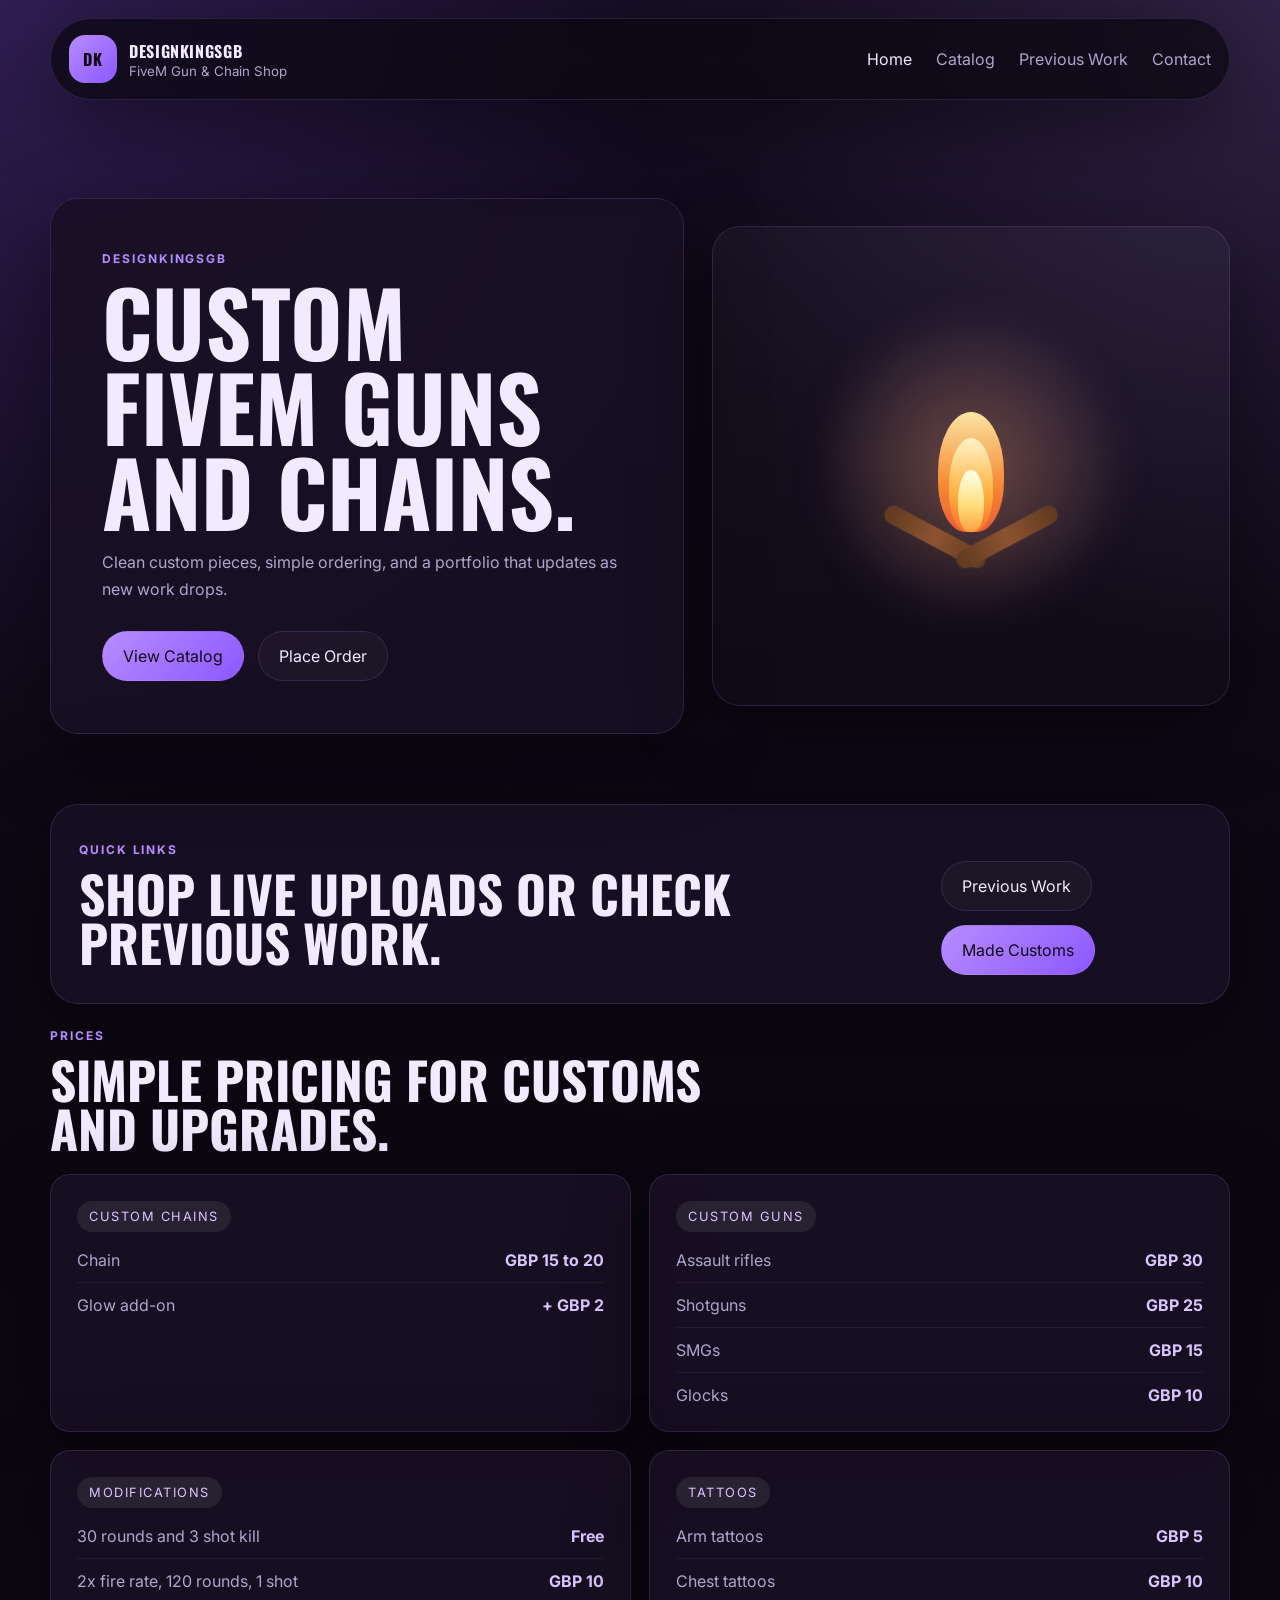
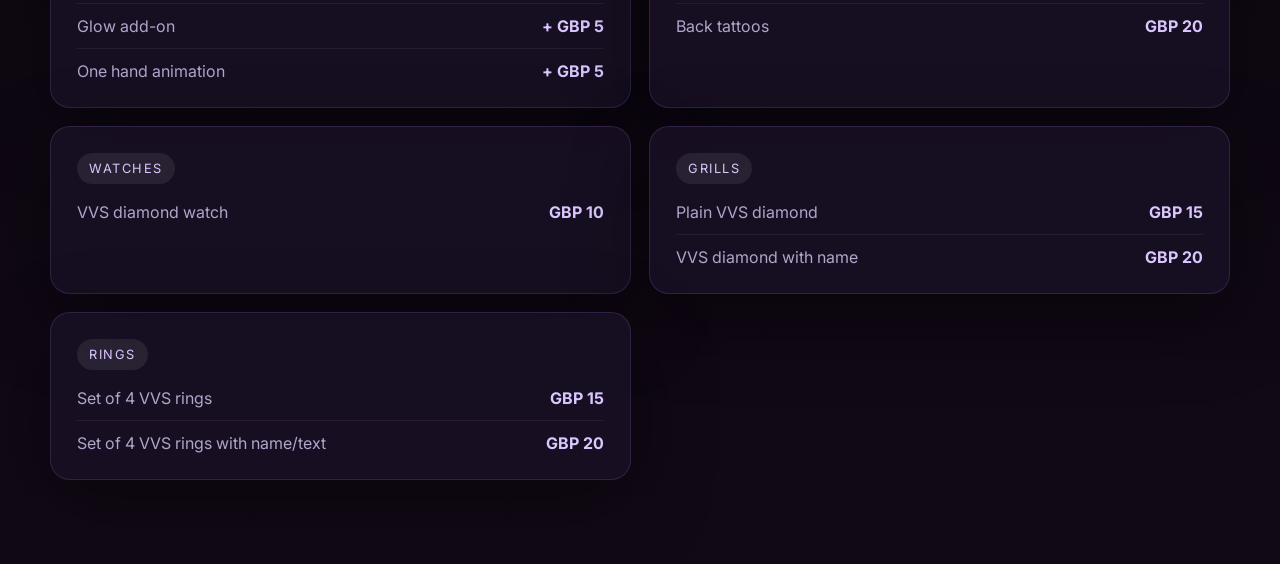
<file: index.html>
<!DOCTYPE html>
<html lang="en">
<head>
  <meta charset="UTF-8">
  <meta name="viewport" content="width=device-width, initial-scale=1.0">
  <title>designkingsgb | FiveM Guns & Chains</title>
  <meta
    name="description"
    content="designkingsgb creates custom FiveM guns, chains, and clean premium visuals for your server."
  >
  <link rel="preconnect" href="https://fonts.googleapis.com">
  <link rel="preconnect" href="https://fonts.gstatic.com" crossorigin>
  <link href="https://fonts.googleapis.com/css2?family=Oswald:wght@400;500;600;700&family=Inter:wght@300;400;500;600;700&display=swap" rel="stylesheet">
  <link rel="stylesheet" href="assets/styles.css?v=4">
</head>
<body data-page="home">
  <div class="site-shell">
    <header class="topbar">
      <a class="brand" href="index.html">
        <span class="brand-mark">DK</span>
        <span>
          <strong>designkingsgb</strong>
          <small>FiveM Gun & Chain Shop</small>
        </span>
      </a>
      <button class="nav-toggle" type="button" aria-expanded="false" aria-label="Toggle menu">Menu</button>
      <nav class="nav">
        <a href="index.html">Home</a>
        <a href="catalog.html">Catalog</a>
        <a href="previous-work.html">Previous Work</a>
        <a href="contact.html">Contact</a>
      </nav>
    </header>

    <main>
      <section class="hero hero-minimal">
        <div class="hero-copy">
          <p class="eyebrow">designkingsgb</p>
          <h1>Custom FiveM guns and chains.</h1>
          <p class="lede">
            Clean custom pieces, simple ordering, and a portfolio that updates as new work drops.
          </p>
          <div class="hero-actions">
            <a class="button button-primary" href="catalog.html">View Catalog</a>
            <a class="button button-secondary" href="contact.html">Place Order</a>
          </div>
        </div>
        <div class="campfire-scene" aria-hidden="true">
          <div class="campfire-glow"></div>
          <div class="campfire">
            <span class="log log-left"></span>
            <span class="log log-right"></span>
            <span class="ember ember-1"></span>
            <span class="ember ember-2"></span>
            <span class="ember ember-3"></span>
            <span class="flame flame-back"></span>
            <span class="flame flame-mid"></span>
            <span class="flame flame-front"></span>
          </div>
        </div>
      </section>

      <section class="cta-band cta-band-compact">
        <div>
          <p class="eyebrow">Quick links</p>
          <h2>Shop live uploads or check previous work.</h2>
        </div>
        <div class="hero-actions">
          <a class="button button-secondary" href="previous-work.html">Previous Work</a>
          <a class="button button-primary" href="catalog.html">Made Customs</a>
        </div>
      </section>

      <section class="section pricing-section">
        <div class="section-heading">
          <p class="eyebrow">Prices</p>
          <h2>Simple pricing for customs and upgrades.</h2>
        </div>
        <div class="grid pricing-grid">
          <article class="price-card">
            <span class="product-type">Custom Chains</span>
            <ul class="price-list">
              <li><span>Chain</span><strong>GBP 15 to 20</strong></li>
              <li><span>Glow add-on</span><strong>+ GBP 2</strong></li>
            </ul>
          </article>

          <article class="price-card">
            <span class="product-type">Custom Guns</span>
            <ul class="price-list">
              <li><span>Assault rifles</span><strong>GBP 30</strong></li>
              <li><span>Shotguns</span><strong>GBP 25</strong></li>
              <li><span>SMGs</span><strong>GBP 15</strong></li>
              <li><span>Glocks</span><strong>GBP 10</strong></li>
            </ul>
          </article>

          <article class="price-card">
            <span class="product-type">Modifications</span>
            <ul class="price-list">
              <li><span>30 rounds and 3 shot kill</span><strong>Free</strong></li>
              <li><span>2x fire rate, 120 rounds, 1 shot</span><strong>GBP 10</strong></li>
              <li><span>Glow add-on</span><strong>+ GBP 5</strong></li>
              <li><span>One hand animation</span><strong>+ GBP 5</strong></li>
            </ul>
          </article>

          <article class="price-card">
            <span class="product-type">Tattoos</span>
            <ul class="price-list">
              <li><span>Arm tattoos</span><strong>GBP 5</strong></li>
              <li><span>Chest tattoos</span><strong>GBP 10</strong></li>
              <li><span>Back tattoos</span><strong>GBP 20</strong></li>
            </ul>
          </article>

          <article class="price-card">
            <span class="product-type">Watches</span>
            <ul class="price-list">
              <li><span>VVS diamond watch</span><strong>GBP 10</strong></li>
            </ul>
          </article>

          <article class="price-card">
            <span class="product-type">Grills</span>
            <ul class="price-list">
              <li><span>Plain VVS diamond</span><strong>GBP 15</strong></li>
              <li><span>VVS diamond with name</span><strong>GBP 20</strong></li>
            </ul>
          </article>

          <article class="price-card">
            <span class="product-type">Rings</span>
            <ul class="price-list">
              <li><span>Set of 4 VVS rings</span><strong>GBP 15</strong></li>
              <li><span>Set of 4 VVS rings with name/text</span><strong>GBP 20</strong></li>
            </ul>
          </article>
        </div>
      </section>
    </main>
  </div>

  <script src="assets/script.js"></script>
</body>
</html>
</file>
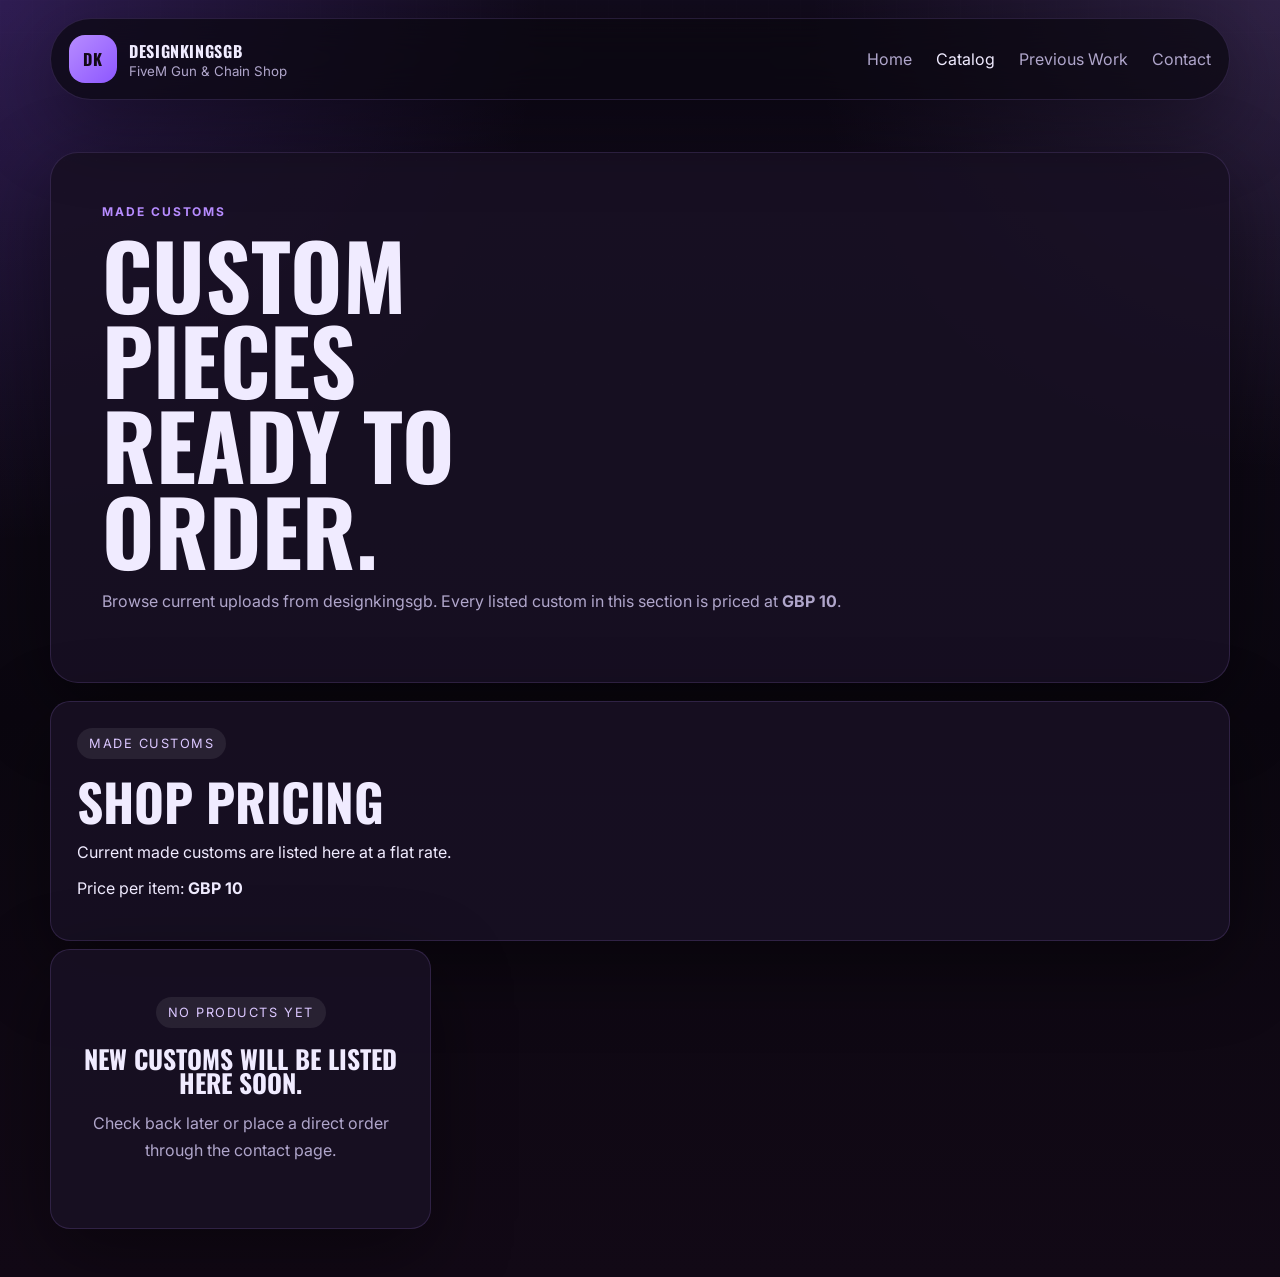
<file: catalog.html>
<!DOCTYPE html>
<html lang="en">
<head>
  <meta charset="UTF-8">
  <meta name="viewport" content="width=device-width, initial-scale=1.0">
  <title>Catalog | designkingsgb</title>
  <meta name="description" content="Browse custom FiveM gun packs, chains, and exclusive drops from designkingsgb.">
  <link rel="preconnect" href="https://fonts.googleapis.com">
  <link rel="preconnect" href="https://fonts.gstatic.com" crossorigin>
  <link href="https://fonts.googleapis.com/css2?family=Oswald:wght@400;500;600;700&family=Inter:wght@300;400;500;600;700&display=swap" rel="stylesheet">
  <link rel="stylesheet" href="assets/styles.css?v=4">
</head>
<body data-page="catalog">
  <div class="site-shell">
    <header class="topbar">
      <a class="brand" href="index.html">
        <span class="brand-mark">DK</span>
        <span>
          <strong>designkingsgb</strong>
          <small>FiveM Gun & Chain Shop</small>
        </span>
      </a>
      <button class="nav-toggle" type="button" aria-expanded="false" aria-label="Toggle menu">Menu</button>
      <nav class="nav">
        <a href="index.html">Home</a>
        <a href="catalog.html">Catalog</a>
        <a href="previous-work.html">Previous Work</a>
        <a href="contact.html">Contact</a>
      </nav>
    </header>

    <main class="page-main">
      <section class="page-hero">
        <p class="eyebrow">Made Customs</p>
        <h1>Custom pieces ready to order.</h1>
        <p>
          Browse current uploads from designkingsgb. Every listed custom in this section is priced at
          <strong>GBP 10</strong>.
        </p>
      </section>

      <section class="sync-note">
        <div class="sync-note-card">
          <span class="product-type">Made Customs</span>
          <h2>Shop Pricing</h2>
          <p>Current made customs are listed here at a flat rate.</p>
          <p>Price per item: <strong>GBP 10</strong></p>
        </div>
      </section>

      <section class="grid catalog-grid" id="made-customs-grid"></section>
    </main>
  </div>

  <script src="assets/products.js"></script>
  <script src="assets/script.js"></script>
</body>
</html>
</file>
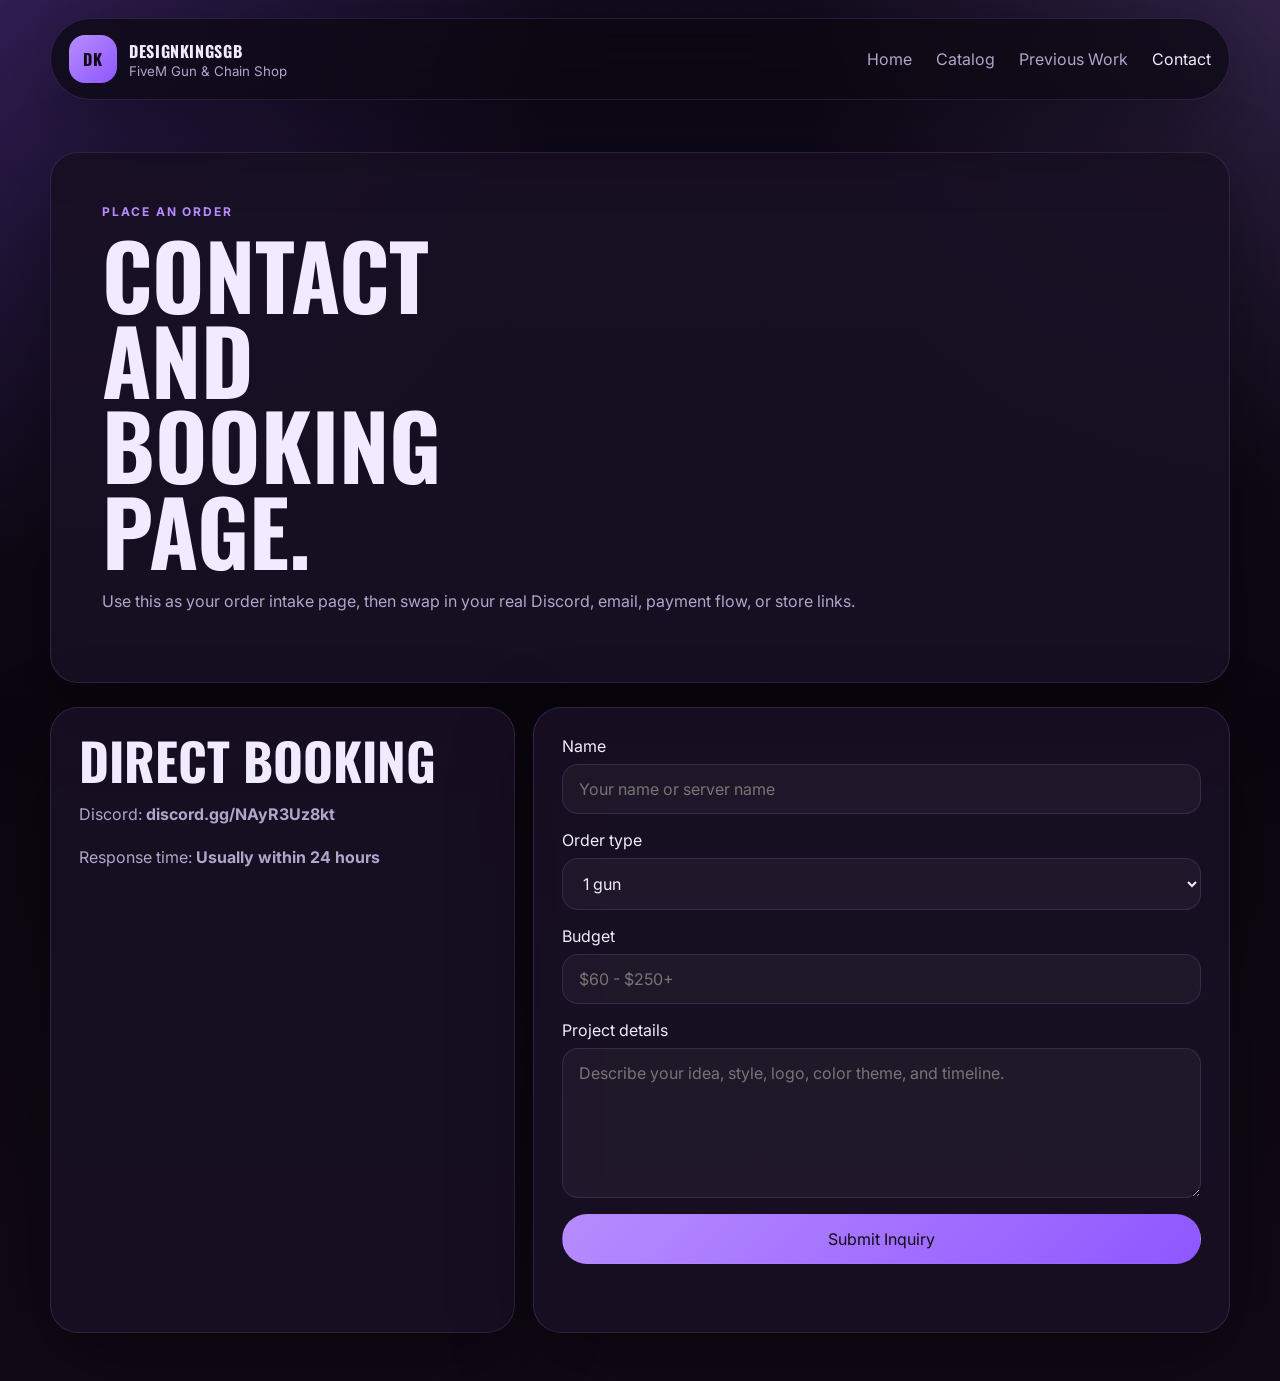
<file: contact.html>
<!DOCTYPE html>
<html lang="en">
<head>
  <meta charset="UTF-8">
  <meta name="viewport" content="width=device-width, initial-scale=1.0">
  <title>Contact | designkingsgb</title>
  <meta name="description" content="Contact designkingsgb for FiveM gun packs, chain packs, and private commissions.">
  <link rel="preconnect" href="https://fonts.googleapis.com">
  <link rel="preconnect" href="https://fonts.gstatic.com" crossorigin>
  <link href="https://fonts.googleapis.com/css2?family=Oswald:wght@400;500;600;700&family=Inter:wght@300;400;500;600;700&display=swap" rel="stylesheet">
  <link rel="stylesheet" href="assets/styles.css?v=3">
</head>
<body data-page="contact">
  <div class="site-shell">
    <header class="topbar">
      <a class="brand" href="index.html">
        <span class="brand-mark">DK</span>
        <span>
          <strong>designkingsgb</strong>
          <small>FiveM Gun & Chain Shop</small>
        </span>
      </a>
      <button class="nav-toggle" type="button" aria-expanded="false" aria-label="Toggle menu">Menu</button>
      <nav class="nav">
        <a href="index.html">Home</a>
        <a href="catalog.html">Catalog</a>
        <a href="previous-work.html">Previous Work</a>
        <a href="contact.html">Contact</a>
      </nav>
    </header>

    <main class="page-main contact-layout">
      <section class="page-hero">
        <p class="eyebrow">Place an order</p>
        <h1>Contact and booking page.</h1>
        <p>Use this as your order intake page, then swap in your real Discord, email, payment flow, or store links.</p>
      </section>

      <section class="contact-panel">
        <div class="contact-card">
          <h2>Direct booking</h2>
          <p>Discord: <strong><a href="https://discord.gg/NAyR3Uz8kt" target="_blank" rel="noreferrer">discord.gg/NAyR3Uz8kt</a></strong></p>
          <p>Response time: <strong>Usually within 24 hours</strong></p>
        </div>
        <form class="order-form" id="order-form">
          <label>
            Name
            <input type="text" name="name" placeholder="Your name or server name" required>
          </label>
          <label>
            Order type
            <select name="orderType" required>
              <option>1 gun</option>
              <option>1 chain</option>
              <option>Chain pack</option>
              <option>Gun pack</option>
            </select>
          </label>
          <label>
            Budget
            <input type="text" name="budget" placeholder="$60 - $250+" required>
          </label>
          <label>
            Project details
            <textarea name="details" rows="6" placeholder="Describe your idea, style, logo, color theme, and timeline." required></textarea>
          </label>
          <button class="button button-primary" type="submit">Submit Inquiry</button>
          <p class="form-status" id="form-status" aria-live="polite"></p>
        </form>
      </section>
    </main>
  </div>

  <script src="assets/script.js"></script>
</body>
</html>
</file>
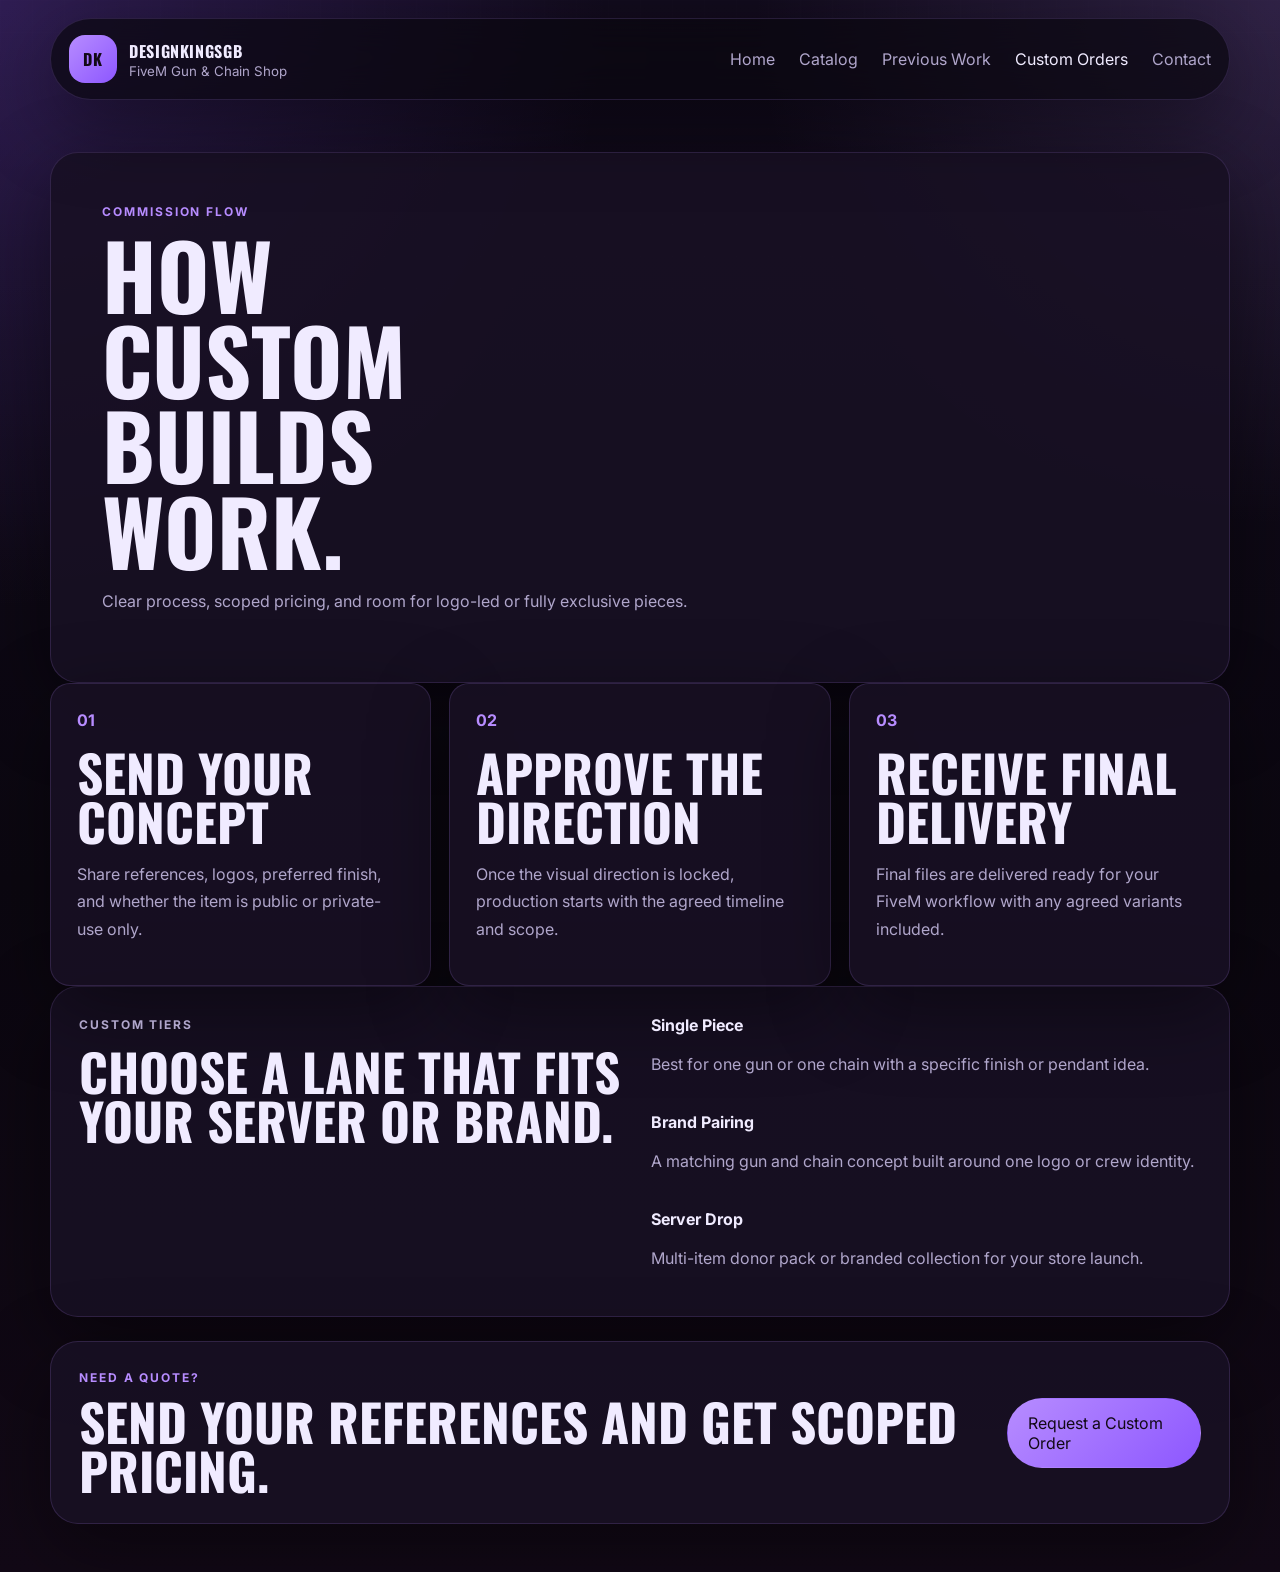
<file: customs.html>
<!DOCTYPE html>
<html lang="en">
<head>
  <meta charset="UTF-8">
  <meta name="viewport" content="width=device-width, initial-scale=1.0">
  <title>Custom Orders | designkingsgb</title>
  <meta name="description" content="Commission a custom FiveM gun or chain from designkingsgb.">
  <link rel="preconnect" href="https://fonts.googleapis.com">
  <link rel="preconnect" href="https://fonts.gstatic.com" crossorigin>
  <link href="https://fonts.googleapis.com/css2?family=Oswald:wght@400;500;600;700&family=Inter:wght@300;400;500;600;700&display=swap" rel="stylesheet">
  <link rel="stylesheet" href="assets/styles.css?v=3">
</head>
<body data-page="customs">
  <div class="site-shell">
    <header class="topbar">
      <a class="brand" href="index.html">
        <span class="brand-mark">DK</span>
        <span>
          <strong>designkingsgb</strong>
          <small>FiveM Gun & Chain Shop</small>
        </span>
      </a>
      <button class="nav-toggle" type="button" aria-expanded="false" aria-label="Toggle menu">Menu</button>
      <nav class="nav">
        <a href="index.html">Home</a>
        <a href="catalog.html">Catalog</a>
        <a href="previous-work.html">Previous Work</a>
        <a href="customs.html">Custom Orders</a>
        <a href="contact.html">Contact</a>
      </nav>
    </header>

    <main class="page-main">
      <section class="page-hero">
        <p class="eyebrow">Commission flow</p>
        <h1>How custom builds work.</h1>
        <p>Clear process, scoped pricing, and room for logo-led or fully exclusive pieces.</p>
      </section>

      <section class="grid three-up">
        <article class="feature-card">
          <span class="card-number">01</span>
          <h2>Send your concept</h2>
          <p>Share references, logos, preferred finish, and whether the item is public or private-use only.</p>
        </article>
        <article class="feature-card">
          <span class="card-number">02</span>
          <h2>Approve the direction</h2>
          <p>Once the visual direction is locked, production starts with the agreed timeline and scope.</p>
        </article>
        <article class="feature-card">
          <span class="card-number">03</span>
          <h2>Receive final delivery</h2>
          <p>Final files are delivered ready for your FiveM workflow with any agreed variants included.</p>
        </article>
      </section>

      <section class="section spotlight">
        <div class="spotlight-copy">
          <p class="eyebrow">Custom tiers</p>
          <h2>Choose a lane that fits your server or brand.</h2>
        </div>
        <div class="spotlight-list">
          <div>
            <strong>Single Piece</strong>
            <p>Best for one gun or one chain with a specific finish or pendant idea.</p>
          </div>
          <div>
            <strong>Brand Pairing</strong>
            <p>A matching gun and chain concept built around one logo or crew identity.</p>
          </div>
          <div>
            <strong>Server Drop</strong>
            <p>Multi-item donor pack or branded collection for your store launch.</p>
          </div>
        </div>
      </section>

      <section class="cta-band">
        <div>
          <p class="eyebrow">Need a quote?</p>
          <h2>Send your references and get scoped pricing.</h2>
        </div>
        <a class="button button-primary" href="contact.html">Request a Custom Order</a>
      </section>
    </main>
  </div>

  <script src="assets/script.js"></script>
</body>
</html>
</file>
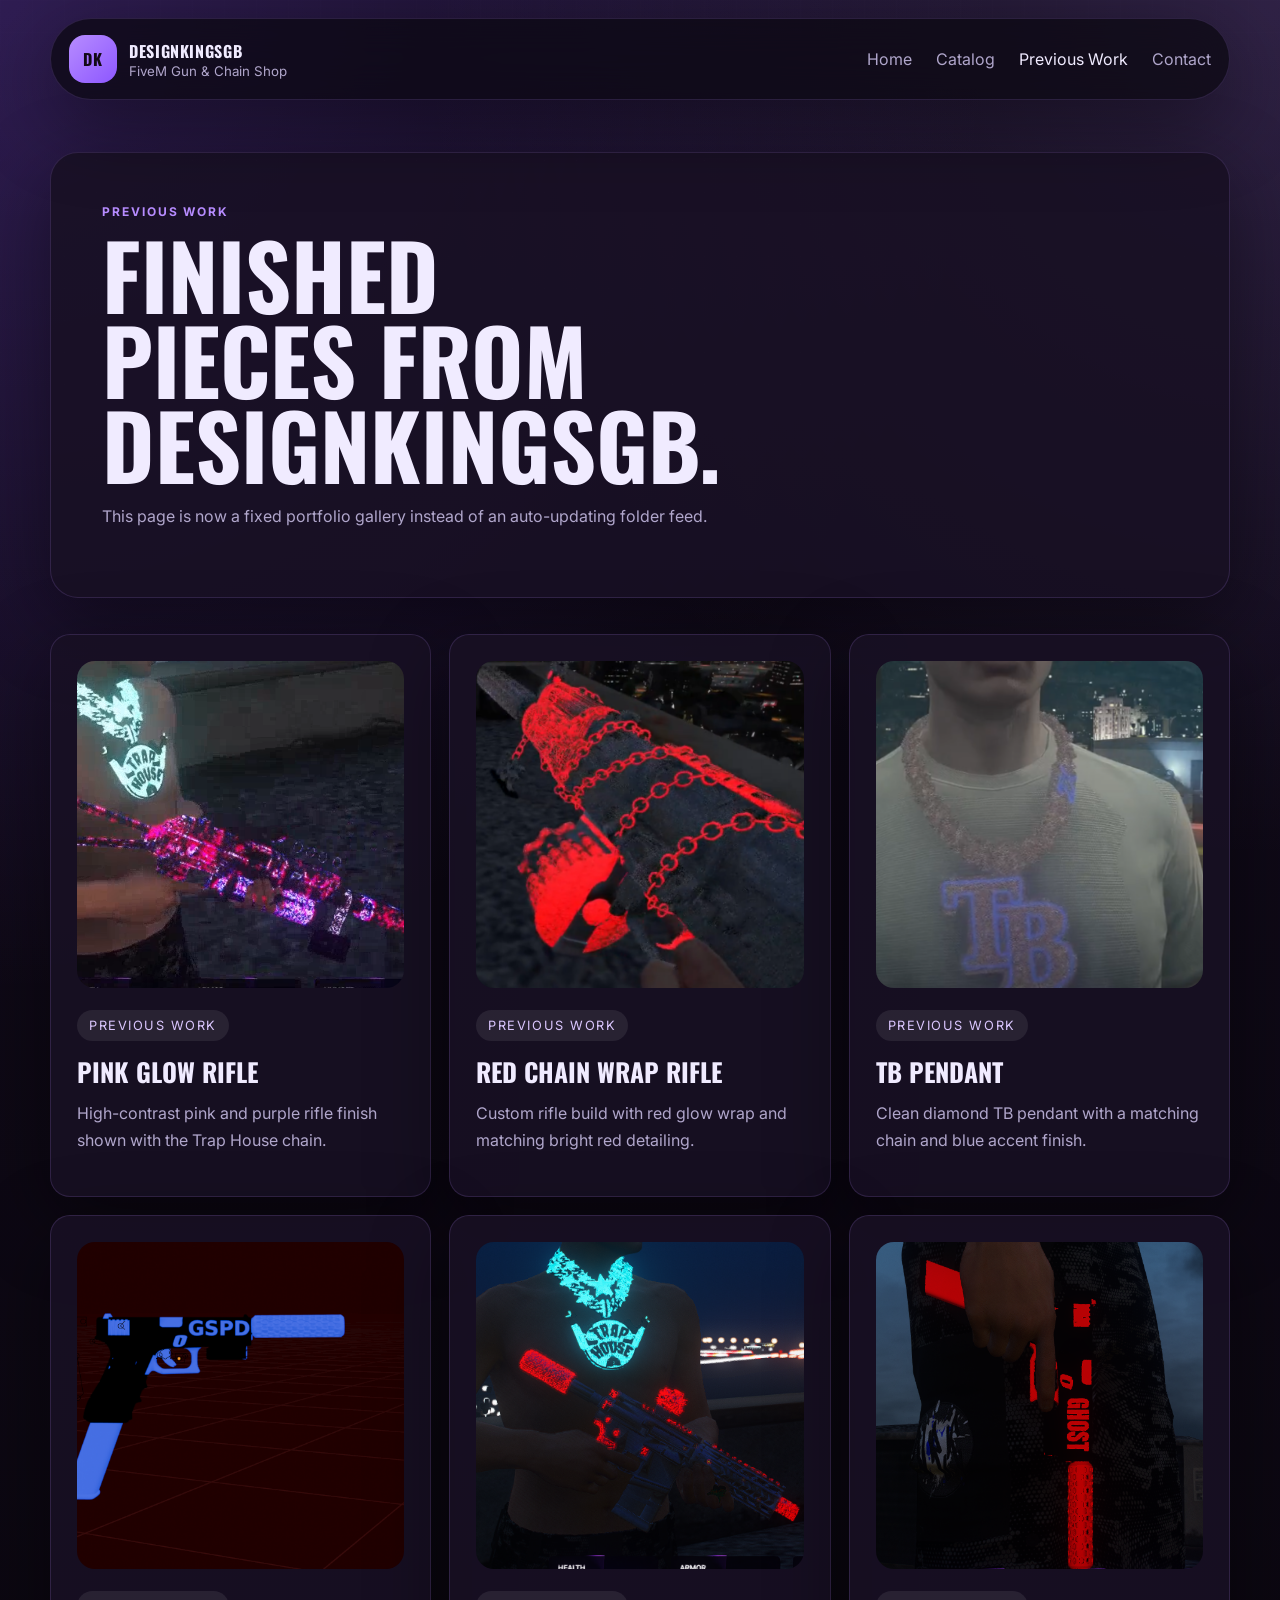
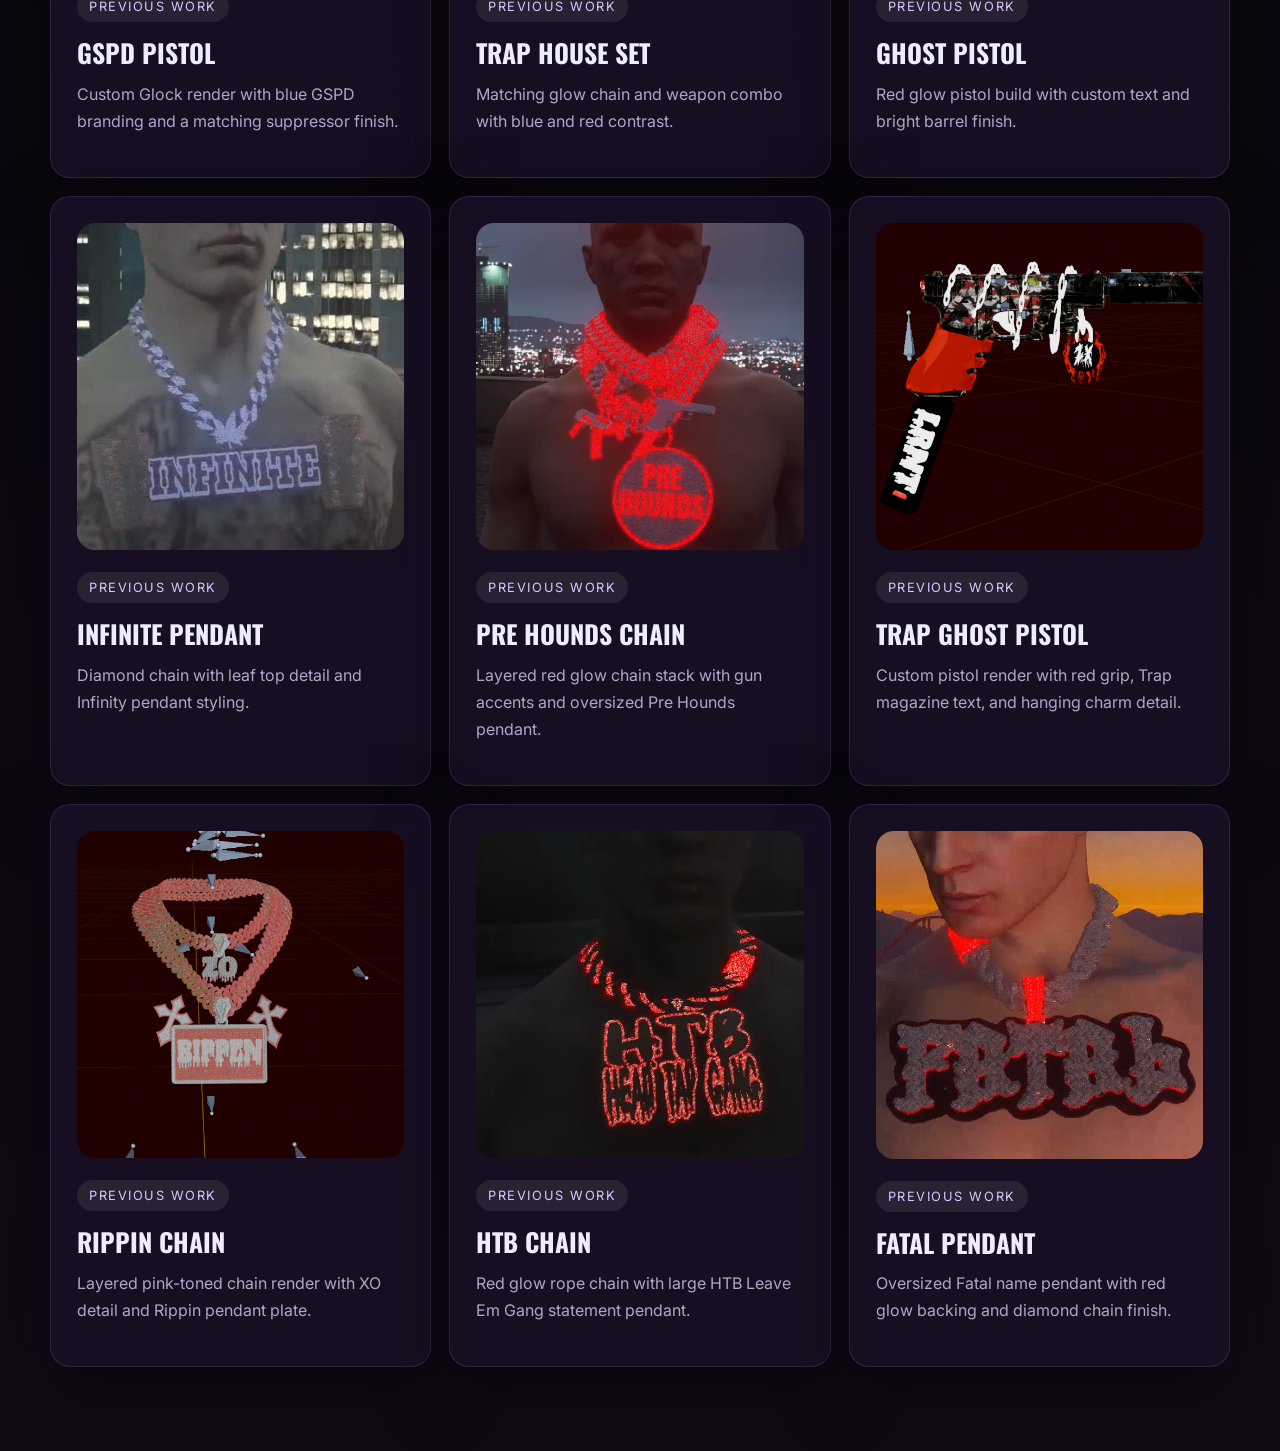
<file: previous-work.html>
<!DOCTYPE html>
<html lang="en">
<head>
  <meta charset="UTF-8">
  <meta name="viewport" content="width=device-width, initial-scale=1.0">
  <title>Previous Work | designkingsgb</title>
  <meta name="description" content="Browse previous FiveM gun and chain projects completed by designkingsgb.">
  <link rel="preconnect" href="https://fonts.googleapis.com">
  <link rel="preconnect" href="https://fonts.gstatic.com" crossorigin>
  <link href="https://fonts.googleapis.com/css2?family=Oswald:wght@400;500;600;700&family=Inter:wght@300;400;500;600;700&display=swap" rel="stylesheet">
  <link rel="stylesheet" href="assets/styles.css?v=4">
</head>
<body data-page="previous-work">
  <div class="site-shell">
    <header class="topbar">
      <a class="brand" href="index.html">
        <span class="brand-mark">DK</span>
        <span>
          <strong>designkingsgb</strong>
          <small>FiveM Gun & Chain Shop</small>
        </span>
      </a>
      <button class="nav-toggle" type="button" aria-expanded="false" aria-label="Toggle menu">Menu</button>
      <nav class="nav">
        <a href="index.html">Home</a>
        <a href="catalog.html">Catalog</a>
        <a href="previous-work.html">Previous Work</a>
        <a href="contact.html">Contact</a>
      </nav>
    </header>

    <main class="page-main">
      <section class="page-hero">
        <p class="eyebrow">Previous Work</p>
        <h1>Finished pieces from designkingsgb.</h1>
        <p>
          This page is now a fixed portfolio gallery instead of an auto-updating folder feed.
        </p>
      </section>

      <section class="section">
        <div class="grid catalog-grid">
          <article class="catalog-card">
            <img class="catalog-thumb" src="assets/previous-work/work-1.png" alt="Red glowing custom rifle">
            <span class="product-type">Previous Work</span>
            <h2>Pink Glow Rifle</h2>
            <p>High-contrast pink and purple rifle finish shown with the Trap House chain.</p>
          </article>

          <article class="catalog-card">
            <img class="catalog-thumb" src="assets/previous-work/work-2.png" alt="Infinite pendant chain">
            <span class="product-type">Previous Work</span>
            <h2>Red Chain Wrap Rifle</h2>
            <p>Custom rifle build with red glow wrap and matching bright red detailing.</p>
          </article>

          <article class="catalog-card">
            <img class="catalog-thumb" src="assets/previous-work/work-3.png" alt="Pre Hounds red pendant chain">
            <span class="product-type">Previous Work</span>
            <h2>TB Pendant</h2>
            <p>Clean diamond TB pendant with a matching chain and blue accent finish.</p>
          </article>

          <article class="catalog-card">
            <img class="catalog-thumb" src="assets/previous-work/work-4.png" alt="GSPD custom pistol render">
            <span class="product-type">Previous Work</span>
            <h2>GSPD Pistol</h2>
            <p>Custom Glock render with blue GSPD branding and a matching suppressor finish.</p>
          </article>

          <article class="catalog-card">
            <img class="catalog-thumb" src="assets/previous-work/work-5.png" alt="Trap House chain and glowing rifle">
            <span class="product-type">Previous Work</span>
            <h2>Trap House Set</h2>
            <p>Matching glow chain and weapon combo with blue and red contrast.</p>
          </article>

          <article class="catalog-card">
            <img class="catalog-thumb" src="assets/previous-work/work-6.png" alt="Ghost glowing pistol">
            <span class="product-type">Previous Work</span>
            <h2>Ghost Pistol</h2>
            <p>Red glow pistol build with custom text and bright barrel finish.</p>
          </article>

          <article class="catalog-card">
            <img class="catalog-thumb" src="assets/previous-work/work-7.png" alt="Pink custom rifle">
            <span class="product-type">Previous Work</span>
            <h2>Infinite Pendant</h2>
            <p>Diamond chain with leaf top detail and Infinity pendant styling.</p>
          </article>

          <article class="catalog-card">
            <img class="catalog-thumb" src="assets/previous-work/work-8.png" alt="Pre Hounds chain close-up">
            <span class="product-type">Previous Work</span>
            <h2>Pre Hounds Chain</h2>
            <p>Layered red glow chain stack with gun accents and oversized Pre Hounds pendant.</p>
          </article>

          <article class="catalog-card">
            <img class="catalog-thumb" src="assets/previous-work/work-9.png" alt="Trap Ghost pistol render">
            <span class="product-type">Previous Work</span>
            <h2>Trap Ghost Pistol</h2>
            <p>Custom pistol render with red grip, Trap magazine text, and hanging charm detail.</p>
          </article>

          <article class="catalog-card">
            <img class="catalog-thumb" src="assets/previous-work/work-10.png" alt="Rippin chain render">
            <span class="product-type">Previous Work</span>
            <h2>Rippin Chain</h2>
            <p>Layered pink-toned chain render with XO detail and Rippin pendant plate.</p>
          </article>

          <article class="catalog-card">
            <img class="catalog-thumb" src="assets/previous-work/work-11.png" alt="HTB Leave Em Gang chain">
            <span class="product-type">Previous Work</span>
            <h2>HTB Chain</h2>
            <p>Red glow rope chain with large HTB Leave Em Gang statement pendant.</p>
          </article>

          <article class="catalog-card">
            <img class="catalog-thumb" src="assets/previous-work/work-12.png" alt="Fatal pendant chain">
            <span class="product-type">Previous Work</span>
            <h2>Fatal Pendant</h2>
            <p>Oversized Fatal name pendant with red glow backing and diamond chain finish.</p>
          </article>
        </div>
      </section>
    </main>
  </div>

  <script src="assets/script.js"></script>
</body>
</html>
</file>
<file: assets/styles.css>
:root {
  --background: 270 25% 5%;
  --foreground: 270 10% 94%;
  --card: 270 22% 9%;
  --card-foreground: 270 10% 94%;
  --popover: 270 22% 9%;
  --popover-foreground: 270 10% 94%;
  --primary: 271 81% 65%;
  --primary-foreground: 270 25% 5%;
  --secondary: 270 18% 14%;
  --secondary-foreground: 270 10% 85%;
  --muted-hsl: 270 18% 12%;
  --muted-foreground: 270 10% 50%;
  --accent-hsl: 280 60% 45%;
  --accent-foreground: 270 10% 94%;
  --destructive: 0 72% 51%;
  --destructive-foreground: 0 0% 98%;
  --border: 270 18% 18%;
  --input: 270 18% 18%;
  --ring: 271 81% 65%;
  --chart-1: 271 81% 65%;
  --chart-2: 290 60% 55%;
  --chart-3: 250 60% 60%;
  --chart-4: 310 55% 55%;
  --chart-5: 230 60% 60%;
  --radius: 0.75rem;
  --font-heading: "Oswald", sans-serif;
  --font-body: "Inter", sans-serif;
  --sidebar-background: 270 22% 7%;
  --sidebar-foreground: 270 10% 94%;
  --sidebar-primary: 271 81% 65%;
  --sidebar-primary-foreground: 270 25% 5%;
  --sidebar-accent: 270 18% 14%;
  --sidebar-accent-foreground: 270 10% 94%;
  --sidebar-border: 270 18% 18%;
  --sidebar-ring: 271 81% 65%;

  --bg: #0b0710;
  --panel: rgba(24, 16, 36, 0.88);
  --panel-strong: #160f23;
  --text: #f0ebff;
  --muted: #b0a6cb;
  --line: rgba(177, 137, 255, 0.16);
  --accent: #8d57ff;
  --accent-soft: #b78cff;
  --accent-2: #dbc7ff;
  --success: #b5ffaf;
  --shadow: 0 24px 80px rgba(0, 0, 0, 0.42);
  --radius-lg: 28px;
  --radius-md: 20px;
  --radius-sm: 14px;
}

* {
  box-sizing: border-box;
  outline-color: hsla(var(--ring), 0.5);
}

html {
  scroll-behavior: smooth;
}

body {
  margin: 0;
  min-height: 100vh;
  font-family: var(--font-body);
  color: var(--text);
  background:
    radial-gradient(circle at top left, rgba(141, 87, 255, 0.24), transparent 30%),
    radial-gradient(circle at top right, rgba(183, 140, 255, 0.18), transparent 26%),
    linear-gradient(180deg, #120b1d 0%, #0b0710 56%, #120916 100%);
}

body::before {
  content: "";
  position: fixed;
  inset: 0;
  pointer-events: none;
  background-image:
    linear-gradient(rgba(255, 255, 255, 0.02) 1px, transparent 1px),
    linear-gradient(90deg, rgba(255, 255, 255, 0.02) 1px, transparent 1px);
  background-size: 32px 32px;
  mask-image: linear-gradient(180deg, rgba(0, 0, 0, 0.32), transparent 85%);
}

a {
  color: inherit;
  text-decoration: none;
}

button,
input,
select,
textarea {
  font: inherit;
}

.site-shell {
  width: min(1180px, calc(100% - 32px));
  margin: 0 auto;
  padding-bottom: 48px;
}

.topbar {
  position: sticky;
  top: 16px;
  z-index: 10;
  display: flex;
  align-items: center;
  justify-content: space-between;
  gap: 20px;
  margin-top: 18px;
  padding: 16px 18px;
  border: 1px solid var(--line);
  border-radius: 999px;
  backdrop-filter: blur(18px);
  background: rgba(11, 7, 16, 0.72);
  box-shadow: var(--shadow);
}

.brand {
  display: flex;
  align-items: center;
  gap: 12px;
}

.brand strong,
.brand small {
  display: block;
}

.brand strong {
  font-family: var(--font-heading);
  letter-spacing: 0.04em;
  text-transform: uppercase;
}

.brand small {
  color: var(--muted);
}

.brand-mark {
  display: grid;
  place-items: center;
  width: 48px;
  height: 48px;
  border-radius: 16px;
  font-family: var(--font-heading);
  font-weight: 700;
  letter-spacing: 0.08em;
  color: #120916;
  background: linear-gradient(135deg, var(--accent-soft), var(--accent));
}

.nav {
  display: flex;
  gap: 24px;
}

.nav a {
  color: var(--muted);
  transition: color 0.2s ease;
}

.nav a:hover,
.nav a.is-current {
  color: var(--text);
}

.nav-toggle {
  display: none;
  padding: 10px 14px;
  border: 1px solid var(--line);
  border-radius: 999px;
  color: var(--text);
  background: transparent;
}

.hero,
.page-main {
  padding-top: 52px;
}

.hero {
  display: grid;
  grid-template-columns: 1.1fr 0.9fr;
  gap: 28px;
  align-items: center;
  min-height: calc(100vh - 180px);
}

.hero-minimal {
  min-height: calc(100vh - 220px);
}

.hero-copy,
.page-hero,
.feature-card,
.spotlight,
.product-card,
.quote-card,
.catalog-card,
.sync-note-card,
.contact-card,
.order-form,
.cta-band {
  border: 1px solid var(--line);
  box-shadow: var(--shadow);
  background: var(--panel);
}

.hero-copy,
.page-hero {
  padding: clamp(28px, 4vw, 54px);
  border-radius: var(--radius-lg);
}

.eyebrow {
  margin: 0 0 12px;
  text-transform: uppercase;
  letter-spacing: 0.16em;
  font-size: 0.75rem;
  font-weight: 700;
  color: var(--accent-soft);
}

h1,
h2,
h3 {
  margin: 0;
  font-family: var(--font-heading);
  line-height: 0.95;
  text-transform: uppercase;
}

h1 {
  font-size: clamp(3rem, 7vw, 6.4rem);
  max-width: 10ch;
}

h2 {
  font-size: clamp(2rem, 4vw, 3.4rem);
}

h3 {
  font-size: 1.4rem;
}

.lede,
.page-hero p:last-child,
.feature-card p,
.spotlight-copy p,
.spotlight-list p,
.product-card p,
.quote-card,
.catalog-card p,
.contact-card p {
  color: var(--muted);
  line-height: 1.7;
}

.hero-actions,
.hero-stats,
.filters,
.product-meta {
  display: flex;
  flex-wrap: wrap;
  gap: 14px;
}

.hero-actions {
  margin-top: 28px;
}

.button,
.filter-chip {
  display: inline-flex;
  align-items: center;
  justify-content: center;
  padding: 14px 20px;
  border-radius: 999px;
  border: 1px solid transparent;
  transition: transform 0.2s ease, border-color 0.2s ease, background 0.2s ease;
  cursor: pointer;
}

.button:hover,
.filter-chip:hover {
  transform: translateY(-2px);
}

.button-primary,
.filter-chip.is-active {
  color: #120916;
  background: linear-gradient(135deg, var(--accent-soft), var(--accent));
}

.button-secondary,
.filter-chip {
  color: var(--text);
  border-color: var(--line);
  background: rgba(255, 255, 255, 0.03);
}

.hero-stats {
  margin: 32px 0 0;
  padding: 0;
  list-style: none;
}

.hero-stats li {
  min-width: 140px;
}

.hero-stats strong,
.product-meta strong {
  display: block;
  font-size: 1.4rem;
  color: var(--accent-2);
}

.hero-art {
  position: relative;
  min-height: 520px;
}

.campfire-scene {
  position: relative;
  display: grid;
  place-items: center;
  min-height: 480px;
  border: 1px solid var(--line);
  border-radius: var(--radius-lg);
  background:
    radial-gradient(circle at center, rgba(183, 140, 255, 0.12), transparent 42%),
    linear-gradient(180deg, rgba(255, 255, 255, 0.03), rgba(255, 255, 255, 0.01));
  overflow: hidden;
  box-shadow: var(--shadow);
}

.campfire-glow {
  position: absolute;
  width: 320px;
  height: 320px;
  border-radius: 999px;
  background: radial-gradient(circle, rgba(255, 164, 78, 0.3), rgba(141, 87, 255, 0.02) 70%, transparent 72%);
  filter: blur(14px);
}

.campfire {
  position: relative;
  width: 240px;
  height: 280px;
}

.log {
  position: absolute;
  bottom: 60px;
  width: 112px;
  height: 18px;
  border-radius: 999px;
  background: linear-gradient(90deg, #5f3920, #8d5330, #5f3920);
  box-shadow: 0 0 0 1px rgba(255, 255, 255, 0.04);
}

.log-left {
  left: 28px;
  transform: rotate(28deg);
}

.log-right {
  right: 28px;
  transform: rotate(-28deg);
}

.flame {
  position: absolute;
  left: 50%;
  bottom: 74px;
  transform-origin: center bottom;
  border-radius: 60% 60% 50% 50%;
  filter: blur(0.5px);
  animation: flicker 1.8s ease-in-out infinite;
}

.flame-back {
  width: 66px;
  height: 120px;
  margin-left: -33px;
  background: linear-gradient(180deg, rgba(255, 232, 166, 0.98), rgba(255, 143, 52, 0.95) 60%, rgba(255, 99, 57, 0.88));
  animation-delay: -0.8s;
}

.flame-mid {
  width: 44px;
  height: 94px;
  margin-left: -22px;
  background: linear-gradient(180deg, rgba(255, 244, 201, 0.98), rgba(255, 180, 64, 0.95) 58%, rgba(255, 111, 40, 0.9));
  animation-delay: -0.3s;
}

.flame-front {
  width: 26px;
  height: 62px;
  margin-left: -13px;
  background: linear-gradient(180deg, rgba(255, 255, 236, 1), rgba(255, 226, 130, 0.96) 55%, rgba(255, 166, 65, 0.92));
  animation-delay: -1.1s;
}

.ember {
  position: absolute;
  bottom: 92px;
  width: 8px;
  height: 8px;
  border-radius: 999px;
  background: radial-gradient(circle, #ffd27b, #ff7f50 70%, transparent 72%);
  opacity: 0;
  animation: ember-rise 2.8s linear infinite;
}

.ember-1 {
  left: 88px;
}

.ember-2 {
  left: 118px;
  animation-delay: 0.9s;
}

.ember-3 {
  left: 146px;
  animation-delay: 1.7s;
}

.cta-band-compact {
  margin-top: 18px;
}

@keyframes flicker {
  0%, 100% {
    transform: translateX(-50%) scaleY(1) rotate(-2deg);
  }
  25% {
    transform: translateX(-50%) scaleY(1.08) rotate(2deg);
  }
  50% {
    transform: translateX(-50%) scaleY(0.94) rotate(-1deg);
  }
  75% {
    transform: translateX(-50%) scaleY(1.12) rotate(3deg);
  }
}

@keyframes ember-rise {
  0% {
    transform: translateY(0) scale(0.8);
    opacity: 0;
  }
  15% {
    opacity: 1;
  }
  100% {
    transform: translateY(-120px) translateX(18px) scale(0.2);
    opacity: 0;
  }
}

.art-card {
  position: absolute;
  width: min(100%, 420px);
  padding: 30px;
  border: 1px solid rgba(255, 255, 255, 0.08);
  border-radius: 32px;
  background:
    linear-gradient(180deg, rgba(255, 255, 255, 0.08), rgba(255, 255, 255, 0.02)),
    linear-gradient(160deg, rgba(141, 87, 255, 0.24), rgba(0, 0, 0, 0.12));
  box-shadow: var(--shadow);
}

.art-card-main {
  right: 0;
  top: 0;
  height: 320px;
}

.art-card-offset {
  left: 0;
  bottom: 20px;
  height: 260px;
}

.tag,
.product-type {
  display: inline-flex;
  width: fit-content;
  margin-bottom: 18px;
  padding: 8px 12px;
  border-radius: 999px;
  background: rgba(255, 255, 255, 0.08);
  color: var(--accent-2);
  font-size: 0.8rem;
  text-transform: uppercase;
  letter-spacing: 0.12em;
}

.section {
  padding: 36px 0;
}

.section-heading {
  max-width: 700px;
  margin-bottom: 22px;
}

.grid {
  display: grid;
  gap: 18px;
}

.three-up {
  grid-template-columns: repeat(3, minmax(0, 1fr));
}

.feature-card,
.product-card,
.quote-card,
.catalog-card,
.price-card,
.sync-note-card {
  padding: 26px;
  border-radius: var(--radius-md);
}

.pricing-section {
  padding-top: 24px;
}

.pricing-grid {
  grid-template-columns: repeat(2, minmax(0, 1fr));
}

.price-card {
  border: 1px solid var(--line);
  background: var(--panel);
  box-shadow: var(--shadow);
}

.price-list {
  margin: 0;
  padding: 0;
  list-style: none;
  display: grid;
  gap: 12px;
}

.price-list li {
  display: flex;
  justify-content: space-between;
  gap: 16px;
  padding-bottom: 12px;
  border-bottom: 1px solid rgba(255, 255, 255, 0.06);
}

.price-list li:last-child {
  padding-bottom: 0;
  border-bottom: 0;
}

.price-list span {
  color: var(--muted);
}

.price-list strong {
  color: var(--accent-2);
  white-space: nowrap;
}

.sync-note {
  margin: 18px 0 8px;
}

.sync-note-card code {
  color: var(--accent-2);
}

.catalog-card {
  overflow: hidden;
}

.catalog-thumb {
  aspect-ratio: 1 / 1;
  width: 100%;
  margin-bottom: 18px;
  border-radius: 18px;
  object-fit: cover;
  background: rgba(255, 255, 255, 0.04);
}

.catalog-card h2 {
  font-size: clamp(1.5rem, 2vw, 2rem);
}

.empty-state {
  display: grid;
  place-items: center;
  min-height: 280px;
  text-align: center;
}

.card-number {
  display: inline-block;
  margin-bottom: 18px;
  color: var(--accent-soft);
  font-weight: 700;
}

.spotlight {
  display: grid;
  grid-template-columns: 1fr 1fr;
  gap: 22px;
  padding: 28px;
  border-radius: var(--radius-lg);
}

.spotlight-list {
  display: grid;
  gap: 18px;
}

.text-link {
  display: inline-block;
  margin-top: 16px;
  color: var(--accent-2);
}

.product-grid,
.catalog-grid {
  grid-template-columns: repeat(3, minmax(0, 1fr));
}

.quote-card {
  margin: 0;
  display: grid;
  gap: 18px;
}

.quote-card cite {
  color: var(--accent-2);
  font-style: normal;
}

.faq-list {
  display: grid;
  gap: 14px;
}

.faq-item {
  overflow: hidden;
  border: 1px solid var(--line);
  border-radius: var(--radius-sm);
  background: rgba(255, 255, 255, 0.03);
}

.faq-question {
  width: 100%;
  padding: 22px;
  border: 0;
  color: var(--text);
  text-align: left;
  background: transparent;
}

.faq-answer {
  max-height: 0;
  overflow: hidden;
  transition: max-height 0.25s ease;
}

.faq-item.is-open .faq-answer {
  max-height: 120px;
}

.faq-answer p {
  margin: 0;
  padding: 0 22px 22px;
  color: var(--muted);
}

.cta-band {
  display: flex;
  align-items: center;
  justify-content: space-between;
  gap: 24px;
  margin-top: 24px;
  padding: 28px;
  border-radius: var(--radius-lg);
}

.contact-layout {
  display: grid;
  gap: 24px;
}

.contact-panel {
  display: grid;
  grid-template-columns: 0.8fr 1.2fr;
  gap: 18px;
}

.contact-card,
.order-form {
  padding: 28px;
  border-radius: var(--radius-lg);
}

.order-form {
  display: grid;
  gap: 16px;
}

.order-form label {
  display: grid;
  gap: 8px;
}

.form-status {
  min-height: 24px;
  margin: 0;
  color: var(--muted);
}

.form-status.is-success {
  color: var(--success);
}

.form-status.is-error {
  color: #ff8ea1;
}

.order-form input,
.order-form select,
.order-form textarea {
  padding: 14px 16px;
  border: 1px solid var(--line);
  border-radius: 16px;
  color: var(--text);
  background: rgba(255, 255, 255, 0.04);
}

.is-hidden {
  display: none;
}

@media (max-width: 960px) {
  .hero,
  .spotlight,
  .contact-panel,
  .three-up,
  .product-grid,
  .catalog-grid,
  .pricing-grid {
    grid-template-columns: 1fr;
  }

  .hero {
    min-height: auto;
  }

  .hero-art {
    min-height: 440px;
  }

  .campfire-scene {
    min-height: 360px;
  }

  .art-card-main,
  .art-card-offset {
    position: relative;
    inset: auto;
    width: 100%;
    height: auto;
  }

  .art-card-offset {
    margin-top: 18px;
  }

  .cta-band,
  .topbar {
    border-radius: 28px;
  }
}

@media (max-width: 720px) {
  .site-shell {
    width: min(100% - 20px, 1180px);
  }

  .topbar {
    align-items: flex-start;
    flex-wrap: wrap;
  }

  .nav-toggle {
    display: inline-flex;
    margin-left: auto;
  }

  .nav {
    display: none;
    width: 100%;
    flex-direction: column;
    gap: 12px;
    padding-top: 10px;
  }

  .nav.is-open {
    display: flex;
  }

  h1 {
    max-width: 100%;
    font-size: clamp(2.6rem, 14vw, 4.4rem);
  }

  .hero-copy,
  .page-hero,
  .feature-card,
  .product-card,
  .catalog-card,
  .quote-card,
  .contact-card,
  .order-form,
  .cta-band {
    padding: 22px;
  }
}
</file>
